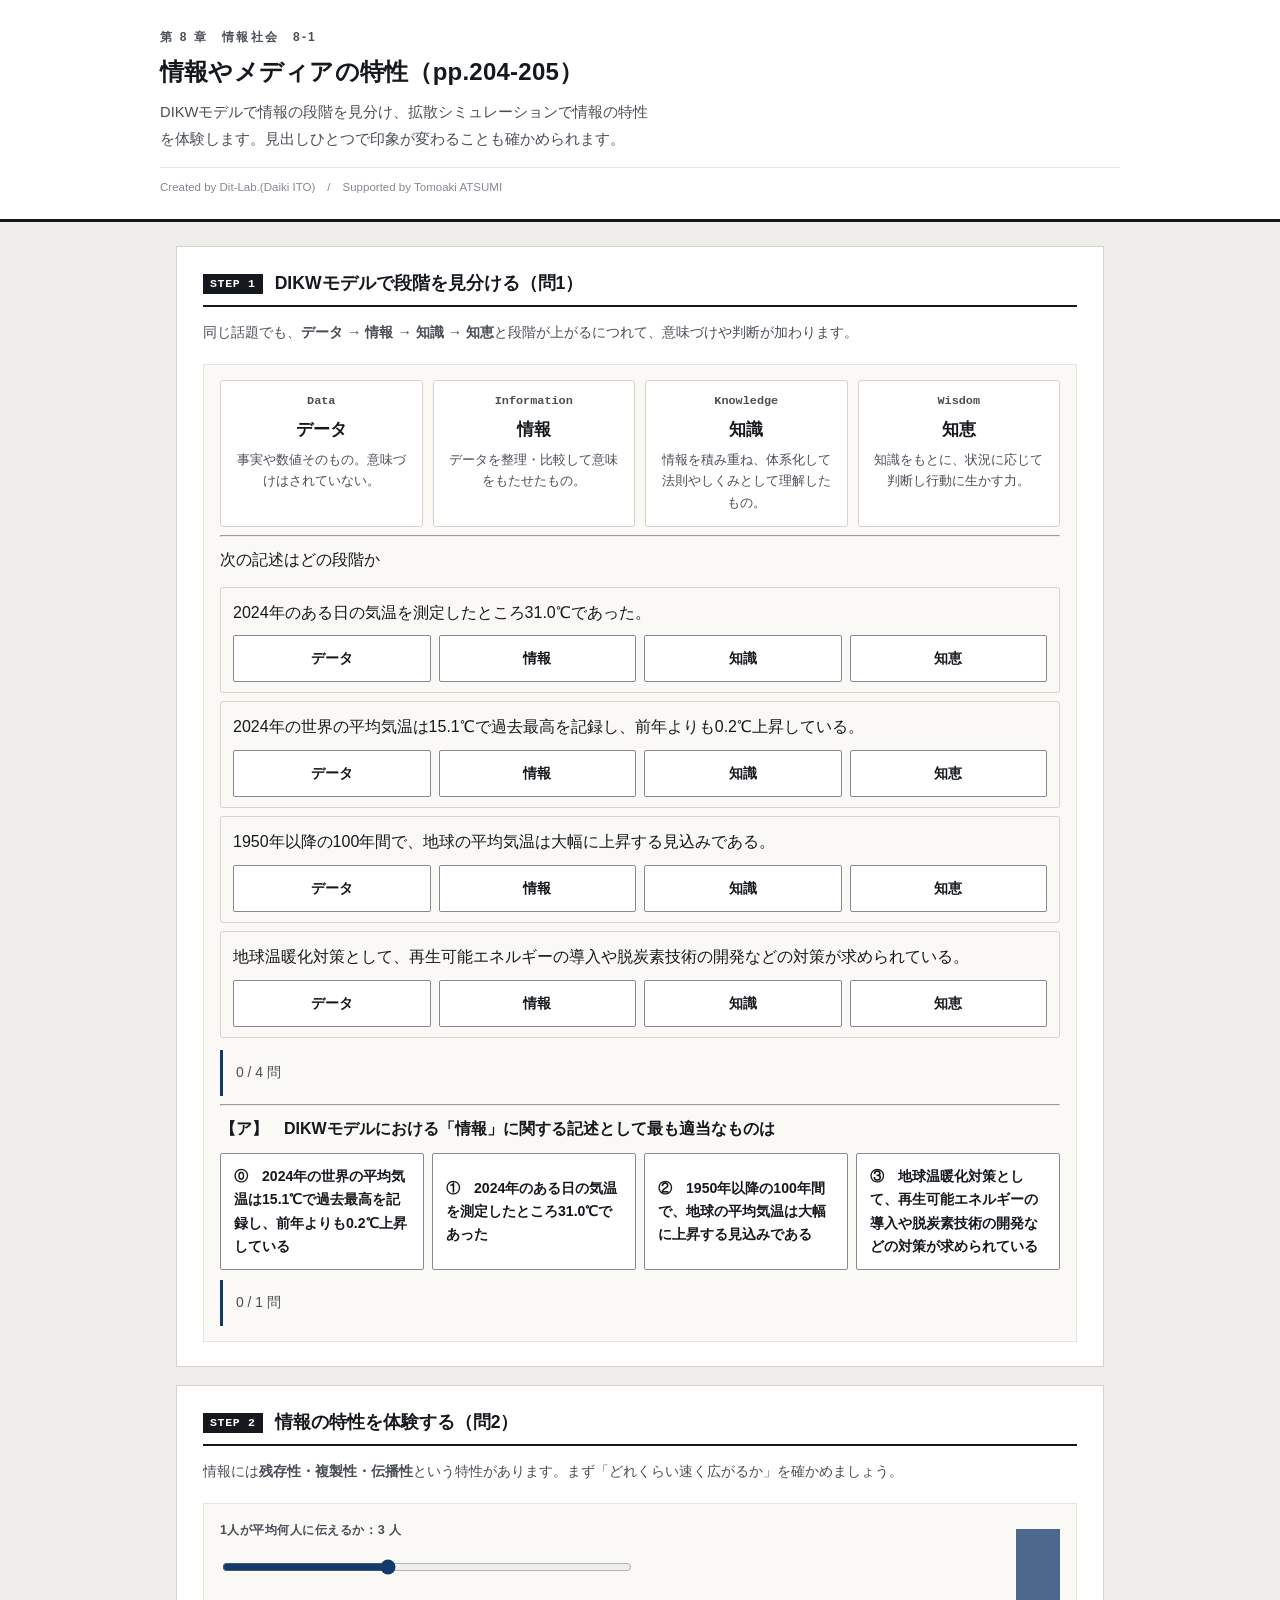
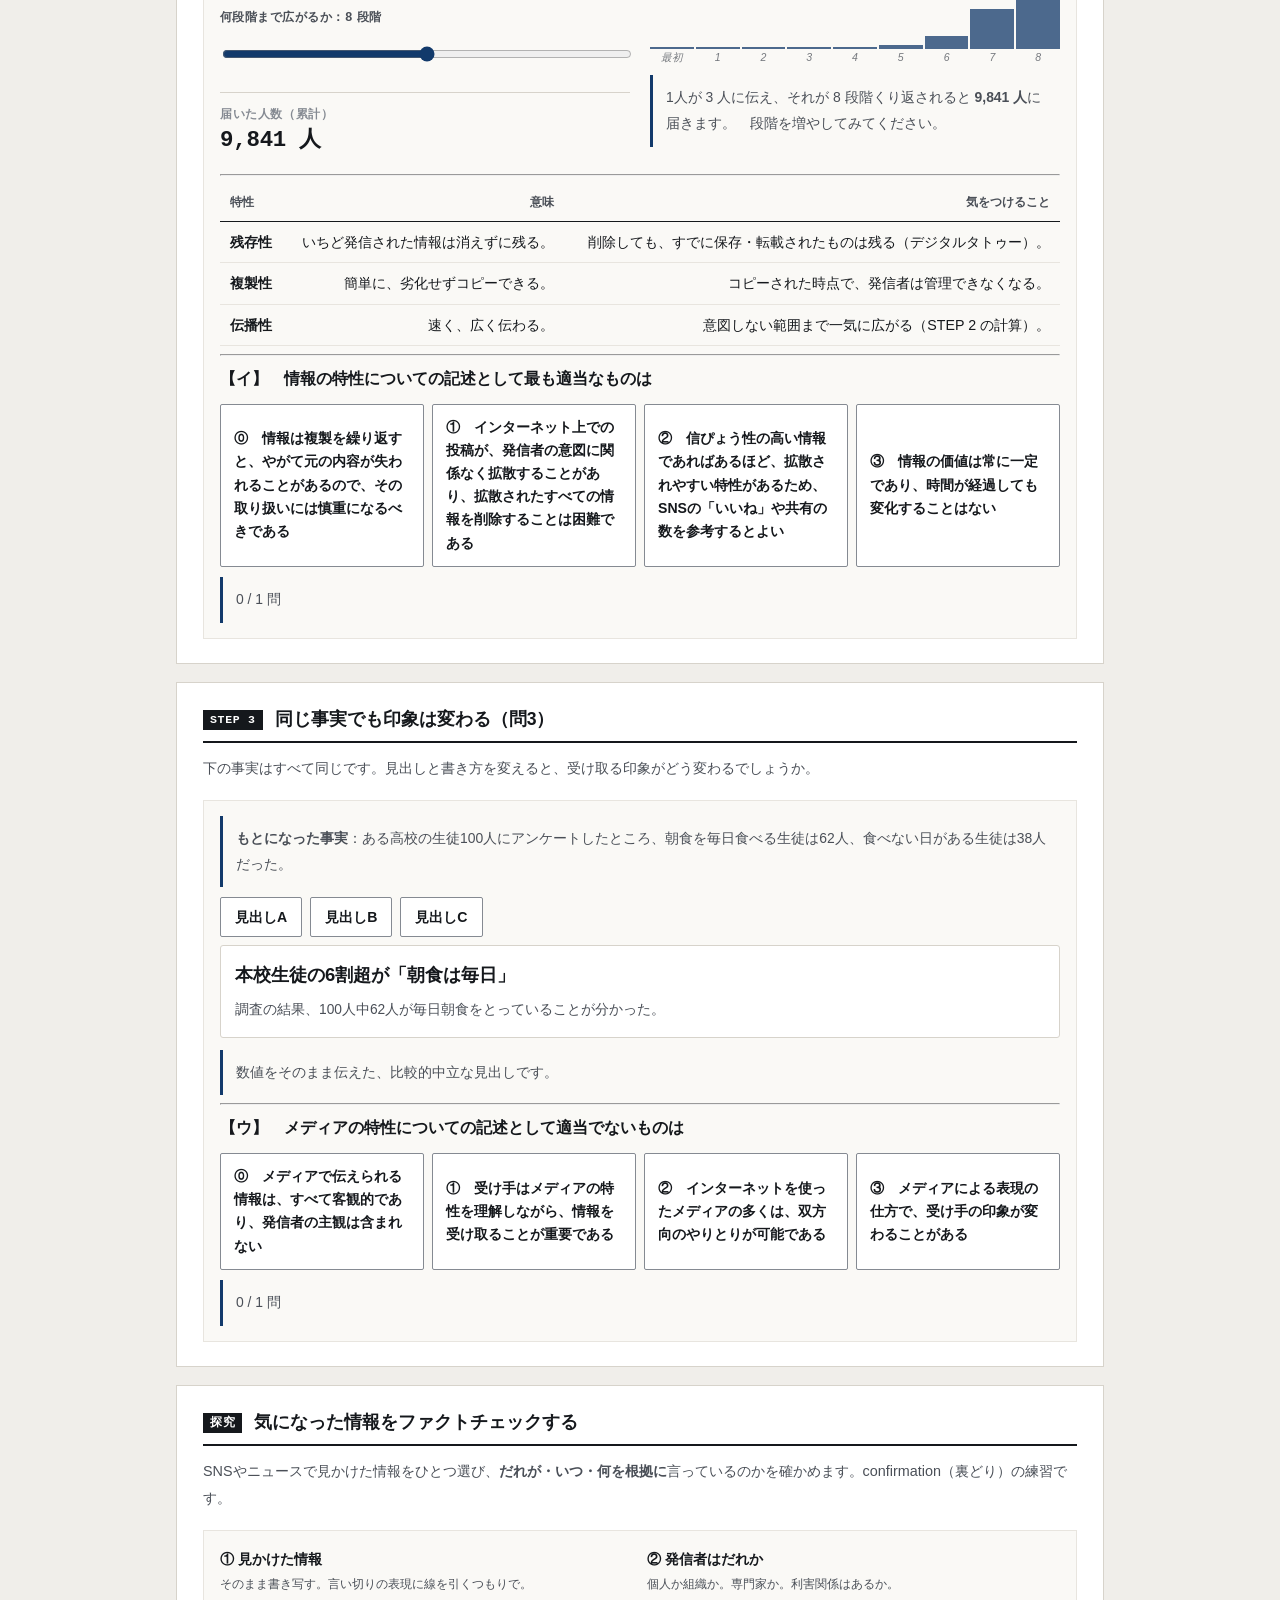
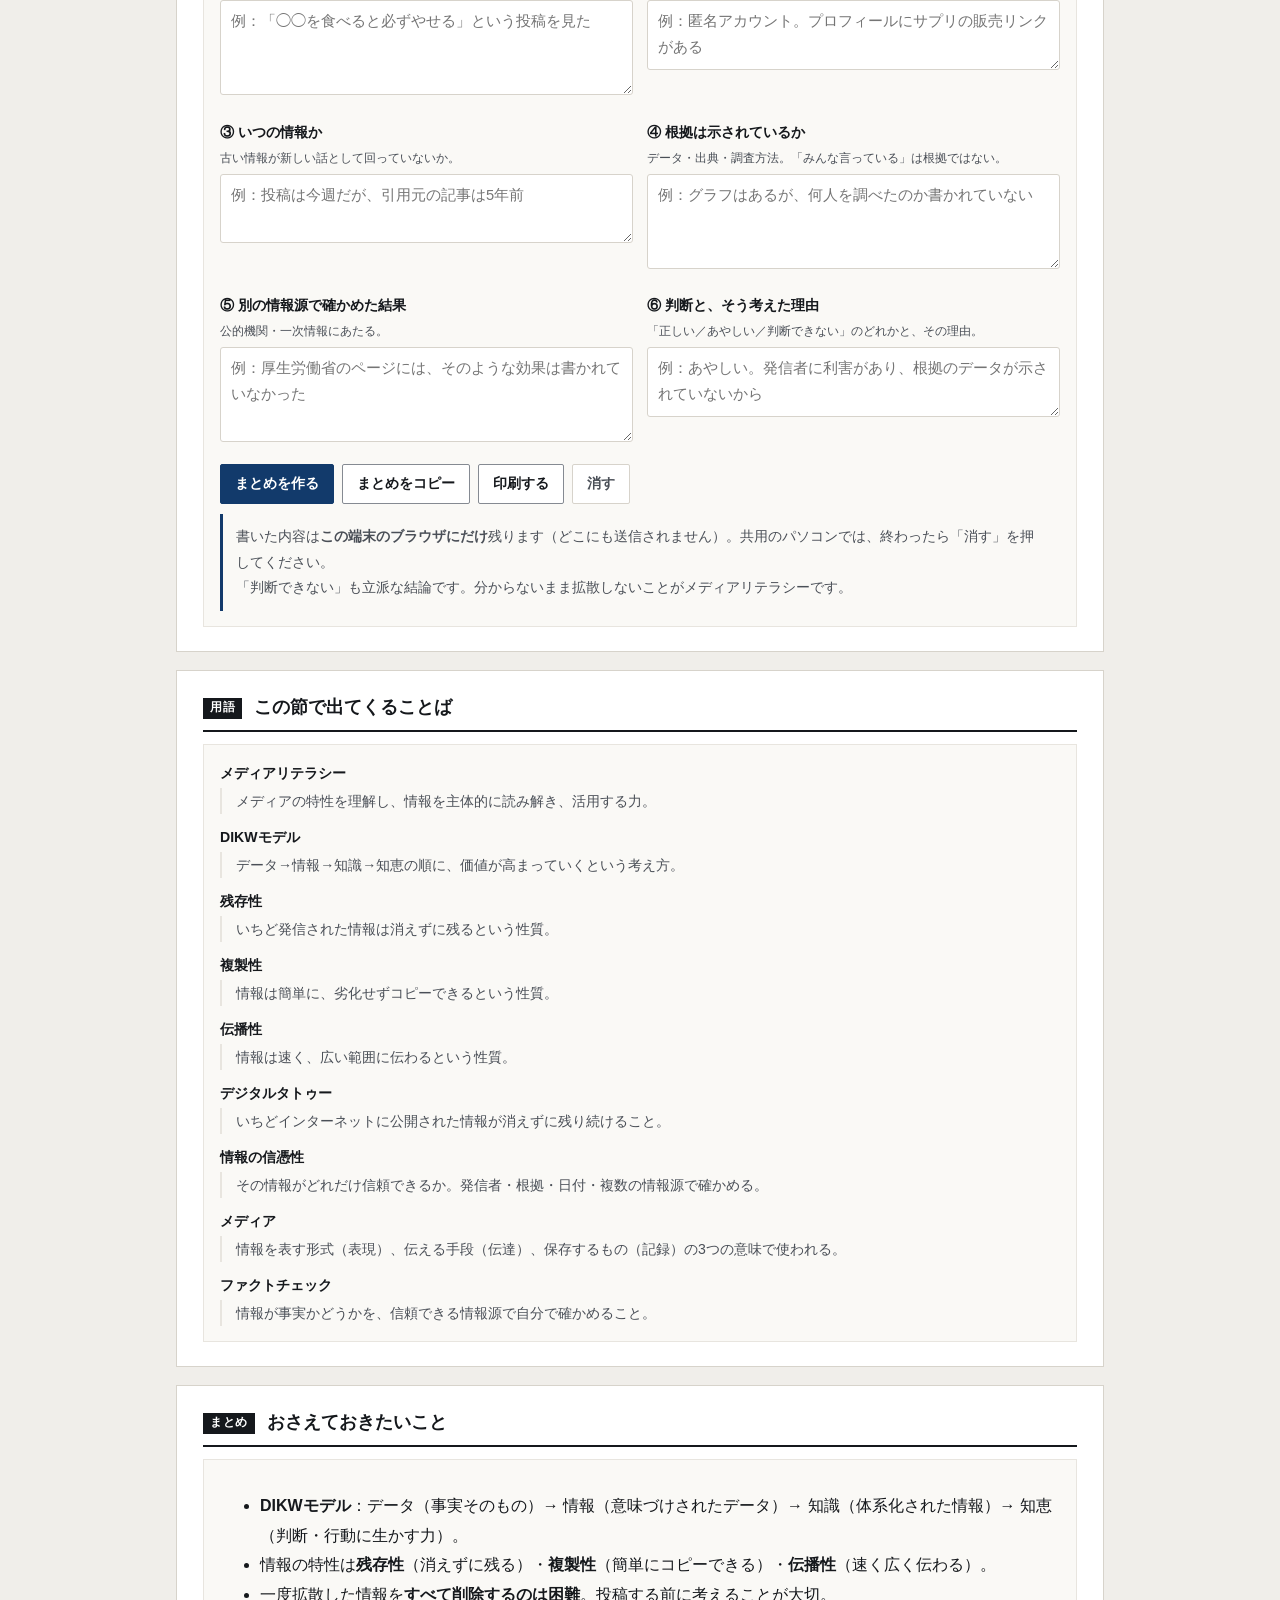
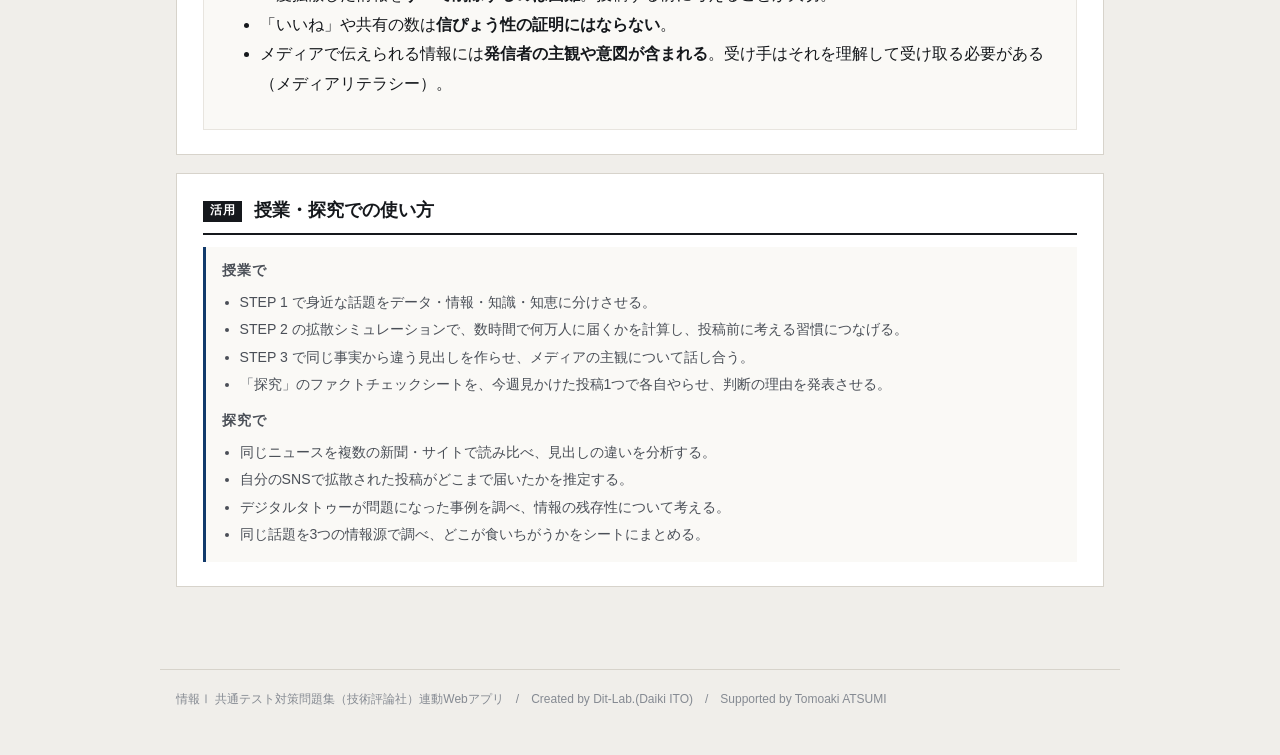
<file: index.html>
<!DOCTYPE html>
<html lang="ja">
<head>
<meta charset="UTF-8">
<meta name="viewport" content="width=device-width, initial-scale=1.0">
<title>情報やメディアの特性｜情報Ⅰ共通テスト対策問題集</title>
<meta name="description" content="DIKWモデルで情報の段階を見分け、拡散シミュレーションで情報の特性を体験します。見出しひとつで印象が変わることも確かめられます。">
<link rel="icon" href="data:image/svg+xml,%3Csvg xmlns=%22http://www.w3.org/2000/svg%22 viewBox=%220 0 32 32%22%3E%3Crect width=%2232%22 height=%2232%22 fill=%22%2315181c%22/%3E%3Ctext x=%2216%22 y=%2222%22 font-size=%2218%22 font-family=%22monospace%22 fill=%22%23fff%22 text-anchor=%22middle%22%3E01%3C/text%3E%3C/svg%3E">
<link rel="stylesheet" href="css/style.css?v=88681cd4">
<link rel="stylesheet" href="css/app.css?v=4ce04cbc">
</head>
<body>

<header class="app-header">
  <div class="inner">
    <span class="eyebrow">第 8 章　情報社会　8-1</span>
    <h1>情報やメディアの特性（pp.204-205）</h1>
    <p class="lead">DIKWモデルで情報の段階を見分け、拡散シミュレーションで情報の特性を体験します。見出しひとつで印象が変わることも確かめられます。</p>
    <p class="credit">Created by Dit-Lab.(Daiki ITO)　/　Supported by Tomoaki ATSUMI</p>
  </div>
</header>

<main class="wrap">
  <section class="step" id="step1">
    <h2><span class="no">STEP 1</span>DIKWモデルで段階を見分ける（問1）</h2>
    <p class="desc">同じ話題でも、<strong>データ → 情報 → 知識 → 知恵</strong>と段階が上がるにつれて、意味づけや判断が加わります。</p>
    <div class="panel">
      <div class="dikw" id="dikwBox"></div>
      <hr class="sep">
      <p class="qhead">次の記述はどの段階か</p>
      <div id="sortBox"></div>
      <div class="note" id="sortNote" style="margin-top:12px"></div>
      <hr class="sep">
      <div id="q1Box"></div>
      <div class="note" id="q1Note" style="margin-top:10px"></div>
    </div>
  </section>

  <section class="step" id="step2">
    <h2><span class="no">STEP 2</span>情報の特性を体験する（問2）</h2>
    <p class="desc">情報には<strong>残存性・複製性・伝播性</strong>という特性があります。まず「どれくらい速く広がるか」を確かめましょう。</p>
    <div class="panel">
      <div class="grid c2">
        <div>
          <label class="fld" for="shareN">1人が平均何人に伝えるか：<span class="mono" id="shareNV">3</span> 人</label>
          <input type="range" id="shareN" min="1" max="6" step="1" value="3">
          <label class="fld" for="steps" style="margin-top:12px">何段階まで広がるか：<span class="mono" id="stepsV">8</span> 段階</label>
          <input type="range" id="steps" min="2" max="14" step="1" value="8">
          <div class="metrics" style="margin-top:12px">
            <div class="metric"><div class="k">届いた人数（累計）</div><div class="v" id="reachV" style="font-size:1.4rem">—</div></div>
          </div>
        </div>
        <div>
          <div class="spreadbar" id="spreadBox"></div>
          <div class="note" id="spreadNote" style="margin-top:26px"></div>
        </div>
      </div>
      <hr class="sep">
      <div class="tbl-scroll"><table class="tbl" id="charTable"></table></div>
      <hr class="sep">
      <div id="q2Box"></div>
      <div class="note" id="q2Note" style="margin-top:10px"></div>
    </div>
  </section>

  <section class="step" id="step3">
    <h2><span class="no">STEP 3</span>同じ事実でも印象は変わる（問3）</h2>
    <p class="desc">下の事実はすべて同じです。見出しと書き方を変えると、受け取る印象がどう変わるでしょうか。</p>
    <div class="panel">
      <div class="note info" style="margin-bottom:10px">
        <strong>もとになった事実</strong>：ある高校の生徒100人にアンケートしたところ、朝食を毎日食べる生徒は62人、食べない日がある生徒は38人だった。
      </div>
      <div class="btn-row" style="flex-wrap:wrap">
        <button class="btn" data-h="0">見出しA</button>
        <button class="btn" data-h="1">見出しB</button>
        <button class="btn" data-h="2">見出しC</button>
      </div>
      <div id="headBox"></div>
      <div class="note" id="headNote" style="margin-top:12px"></div>
      <hr class="sep">
      <div id="q3Box"></div>
      <div class="note" id="q3Note" style="margin-top:10px"></div>
    </div>
  </section>

  <section class="step wsprint" id="wsSec">
    <h2><span class="no">探究</span>気になった情報をファクトチェックする</h2>
    <p class="desc">SNSやニュースで見かけた情報をひとつ選び、<strong>だれが・いつ・何を根拠に</strong>言っているのかを確かめます。confirmation（裏どり）の練習です。</p>
    <div class="panel"><div id="wsBox"></div></div>
  </section>

  <section class="step" id="glossary">
    <h2><span class="no">用語</span>この節で出てくることば</h2>
    <div class="panel"><div id="glossBox"></div></div>
  </section>

  <section class="step" id="wrap">
    <h2><span class="no">まとめ</span>おさえておきたいこと</h2>
    <div class="panel">
      <ul class="bullets">
        <li><strong>DIKWモデル</strong>：データ（事実そのもの）→ 情報（意味づけされたデータ）→ 知識（体系化された情報）→ 知恵（判断・行動に生かす力）。</li>
        <li>情報の特性は<strong>残存性</strong>（消えずに残る）・<strong>複製性</strong>（簡単にコピーできる）・<strong>伝播性</strong>（速く広く伝わる）。</li>
        <li>一度拡散した情報を<strong>すべて削除するのは困難</strong>。投稿する前に考えることが大切。</li>
        <li>「いいね」や共有の数は<strong>信ぴょう性の証明にはならない</strong>。</li>
        <li>メディアで伝えられる情報には<strong>発信者の主観や意図が含まれる</strong>。受け手はそれを理解して受け取る必要がある（メディアリテラシー）。</li>
      </ul>
    </div>
  </section>

  <section class="step">
    <h2><span class="no">活用</span>授業・探究での使い方</h2>
    <div class="use-note">
      <h3>授業で</h3>
      <ul>
        <li>STEP 1 で身近な話題をデータ・情報・知識・知恵に分けさせる。</li>
        <li>STEP 2 の拡散シミュレーションで、数時間で何万人に届くかを計算し、投稿前に考える習慣につなげる。</li>
        <li>STEP 3 で同じ事実から違う見出しを作らせ、メディアの主観について話し合う。</li>
        <li>「探究」のファクトチェックシートを、今週見かけた投稿1つで各自やらせ、判断の理由を発表させる。</li>
      </ul>
      <h3 style="margin-top:12px">探究で</h3>
      <ul>
        <li>同じニュースを複数の新聞・サイトで読み比べ、見出しの違いを分析する。</li>
        <li>自分のSNSで拡散された投稿がどこまで届いたかを推定する。</li>
        <li>デジタルタトゥーが問題になった事例を調べ、情報の残存性について考える。</li>
        <li>同じ話題を3つの情報源で調べ、どこが食いちがうかをシートにまとめる。</li>
      </ul>
    </div>
  </section>

</main>

<footer class="app-footer">
  情報Ⅰ 共通テスト対策問題集（技術評論社）連動Webアプリ　/　Created by Dit-Lab.(Daiki ITO)　/　Supported by Tomoaki ATSUMI
</footer>

<script src="js/terms.js?v=9cd8fe3a"></script>
<script src="js/quiz.js?v=13402362"></script>
<script src="js/worksheet.js?v=b6f4e4b3"></script>
<script src="js/app.js?v=f4bf78d2"></script>
</body>
</html>
</file>
<file: css/style.css>
/* =========================================================
   情報Ⅰ 共通テスト対策問題集 — Web アプリ共通スタイル
   紙面（参考書）に寄せた設計。装飾色は使わず、色は意味を持つときだけ。
   ========================================================= */

:root{
  --paper:#ffffff;
  --paper-2:#faf9f6;      /* うすい紙 */
  --bg:#f0eeea;           /* 台紙 */
  --ink:#15181c;
  --ink-2:#4a4f57;
  --ink-3:#858a92;
  --rule:#d7d3cb;
  /* 旧名のまま書かれているアプリ用の別名（未定義だと枠線や文字色が消えるため） */
  --line: var(--rule);
  --muted: var(--ink-2);
  --sans: var(--font);         /* 罫線 */
  --rule-2:#e8e5df;
  --accent:#123a6b;       /* 濃紺。主要操作と現在地だけに使う */
  --accent-w:#e9eef6;
  --zero:#c0392b;         /* 左＝0 */
  --one:#1d4ed8;          /* 右＝1 */
  --ok:#1f7a3d;   --ok-bg:#eef6f0;
  --ng:#b3261e;   --ng-bg:#fbefee;
  --warn:#8a5a00; --warn-bg:#fbf5e8;
  --font:"Hiragino Kaku Gothic ProN","Hiragino Sans","Yu Gothic Medium","Yu Gothic",
         "Noto Sans JP",Meiryo,-apple-system,BlinkMacSystemFont,sans-serif;
  --mono:"SFMono-Regular",Menlo,Consolas,"Courier New",monospace;
}

*{box-sizing:border-box}
[hidden]{display:none !important}
html{-webkit-text-size-adjust:100%}
body{
  margin:0; background:var(--bg); color:var(--ink);
  font-family:var(--font); font-size:16px; line-height:1.85;
  font-feature-settings:"palt" 1;
}
h1,h2,h3,h4{line-height:1.45; margin:0; font-weight:700}
p{margin:0 0 .75em} p:last-child{margin-bottom:0}
a{color:var(--accent)}

/* ---------- 標題 ---------- */
.app-header{background:var(--paper); border-bottom:3px solid var(--ink); padding:26px 20px 20px}
.app-header .inner{max-width:960px; margin:0 auto}
.app-header .eyebrow{
  font-size:.75rem; font-weight:700; color:var(--ink-2); letter-spacing:.18em;
  display:block; margin-bottom:7px;
}
.app-header h1{font-size:1.5rem; letter-spacing:.01em}
.app-header .lead{font-size:.92rem; color:var(--ink-2); margin-top:9px; max-width:60ch}
.app-header .credit{
  font-size:.72rem; color:var(--ink-3); margin-top:14px;
  padding-top:9px; border-top:1px solid var(--rule-2);
}

/* ---------- 版面 ---------- */
.wrap{max-width:960px; margin:0 auto; padding:24px 16px 64px}
.step{background:var(--paper); border:1px solid var(--rule); padding:24px 26px; margin-bottom:18px}
.step > h2{
  display:flex; align-items:baseline; gap:12px; font-size:1.1rem;
  padding-bottom:9px; border-bottom:2px solid var(--ink); margin-bottom:12px;
}
.step > h2 .no{
  flex:none; font-family:var(--mono); font-size:.72rem; font-weight:700;
  background:var(--ink); color:var(--paper); padding:2px 7px; letter-spacing:.06em;
  position:relative; top:-2px;
}
.step > .desc{color:var(--ink-2); font-size:.9rem; margin-bottom:18px}
.step[hidden]{display:none}

.grid{display:grid; gap:20px}
.grid > *{min-width:0}          /* 子の中身で列が広がるのを防ぐ */
@media(min-width:800px){ .grid.c2{grid-template-columns:1fr 1fr} }
@media(min-width:800px){ .grid.c21{grid-template-columns:1.45fr 1fr} }

.panel{border:1px solid var(--rule-2); background:var(--paper-2); padding:15px 16px; min-width:0}
.panel > h3{
  font-size:.8rem; font-weight:700; color:var(--ink-2); letter-spacing:.08em;
  margin-bottom:12px; padding-bottom:6px; border-bottom:1px solid var(--rule);
}

/* ---------- 部品 ---------- */
.btn{
  appearance:none; border:1px solid var(--ink-3); background:var(--paper); color:var(--ink);
  font-family:inherit; font-size:.88rem; font-weight:700; padding:8px 14px;
  border-radius:2px; cursor:pointer; min-height:40px; line-height:1.4;
  transition:background .12s, border-color .12s, color .12s;
}
.btn:hover:not(:disabled){background:var(--accent-w); border-color:var(--accent); color:var(--accent)}
.btn:disabled{opacity:.35; cursor:not-allowed}
.btn.primary{background:var(--accent); color:var(--paper); border-color:var(--accent)}
.btn.primary:hover:not(:disabled){background:#0d2c53; color:var(--paper)}
.btn.ghost{border-color:var(--rule); color:var(--ink-2)}
.btn.sm{font-size:.8rem; padding:5px 10px; min-height:34px}
.btn-row{display:flex; flex-wrap:wrap; gap:8px; align-items:center}

/* タブ（見出し下線式） */
.seg{display:flex; gap:0; border-bottom:1px solid var(--rule)}
.seg button{
  appearance:none; border:0; background:transparent; font-family:inherit; font-size:.88rem;
  font-weight:700; color:var(--ink-3); padding:9px 4px; margin-right:26px; cursor:pointer;
  border-bottom:3px solid transparent; margin-bottom:-1px; min-height:40px;
}
.seg button:hover{color:var(--ink-2)}
.seg button[aria-pressed="true"]{color:var(--ink); border-bottom-color:var(--accent)}

label.fld{display:block; font-size:.78rem; font-weight:700; color:var(--ink-2); margin-bottom:5px; letter-spacing:.04em}
input[type=text], textarea, input[type=number]{
  width:100%; font-family:inherit; font-size:1rem; color:var(--ink);
  border:1px solid var(--ink-3); border-radius:2px; padding:9px 11px;
  background:var(--paper); min-height:42px;
}
input:focus, textarea:focus{outline:2px solid var(--accent); outline-offset:-1px; border-color:var(--accent)}
.btn:focus-visible, .seg button:focus-visible, .node-card:focus-visible{outline:2px solid var(--accent); outline-offset:2px}
textarea{resize:vertical; line-height:1.7}
.mono{font-family:var(--mono)}

table.tbl{width:100%; border-collapse:collapse; font-size:.89rem}
table.tbl th, table.tbl td{border-bottom:1px solid var(--rule-2); padding:7px 10px; text-align:right}
table.tbl th:first-child, table.tbl td:first-child{text-align:left}
table.tbl thead th{border-bottom:1.5px solid var(--ink); font-size:.76rem; color:var(--ink-2); font-weight:700; white-space:nowrap}
.tbl-scroll{overflow-x:auto; -webkit-overflow-scrolling:touch; max-width:100%}

.note{padding:10px 13px; font-size:.87rem; border-left:3px solid var(--ink-3); background:var(--paper-2); overflow-wrap:break-word; word-break:break-word}
.note.ok{background:var(--ok-bg); border-left-color:var(--ok); color:#123f22}
.note.ng{background:var(--ng-bg); border-left-color:var(--ng); color:#6d1a15}
.note.info{background:var(--paper-2); border-left-color:var(--accent); color:var(--ink-2)}
.note.warn{background:var(--warn-bg); border-left-color:var(--warn); color:#5c3d00}
.note[hidden]{display:none}

.badge{
  display:inline-block; font-size:.72rem; font-weight:700; padding:1px 7px;
  border:1px solid var(--rule); color:var(--ink-2); background:var(--paper); letter-spacing:.04em;
}

/* 数値は罫線で仕切るだけ。カードにしない */
.metrics{display:flex; flex-wrap:wrap; gap:0; border-top:1px solid var(--rule)}
.metric{flex:1 1 130px; padding:11px 14px 11px 0; border-right:1px solid var(--rule-2)}
.metric:last-child{border-right:0}
.metric .k{font-size:.74rem; color:var(--ink-3); font-weight:700; letter-spacing:.05em}
.metric .v{font-size:1.6rem; font-weight:700; line-height:1.3; font-family:var(--mono); letter-spacing:-.01em}
.metric .s{font-size:.76rem; color:var(--ink-2)}

.bit0{color:var(--zero); font-weight:700}
.bit1{color:var(--one); font-weight:700}

.app-footer{
  max-width:960px; margin:0 auto; padding:18px 16px 44px; color:var(--ink-3);
  font-size:.75rem; border-top:1px solid var(--rule);
}
.sr-only{position:absolute;width:1px;height:1px;overflow:hidden;clip:rect(0 0 0 0);white-space:nowrap}

@media(max-width:640px){
  body{font-size:15px}
  .app-header{padding:20px 16px 16px}
  .app-header h1{font-size:1.16rem}
  .wrap{padding:16px 12px 52px}
  .step{padding:18px 15px}
  .seg button{margin-right:18px; font-size:.84rem}
  .metric{flex-basis:50%; border-right:0}
}
@media (prefers-reduced-motion:reduce){ *{animation:none!important; transition:none!important} }

/* ---------- 自分のデータ・共有・印刷 ---------- */
.toolbar{display:flex; flex-wrap:wrap; gap:8px; align-items:center; margin-top:12px;
  padding-top:12px; border-top:1px solid var(--rule-2)}
.toolbar .hint{font-size:.78rem; color:var(--ink-3)}
.paste-area{width:100%; min-height:110px; font-family:var(--mono); font-size:.86rem}
.use-note{background:var(--paper-2); border-left:3px solid var(--accent); padding:14px 16px; font-size:.88rem}
.use-note h3{font-size:.86rem; letter-spacing:.06em; margin-bottom:8px; color:var(--ink-2)}
.use-note ol, .use-note ul{margin:0; padding-left:1.25em; line-height:1.95; color:var(--ink-2)}

@media print{
  body{background:#fff}
  .app-header{border-bottom:2px solid #000}
  .step{border:1px solid #bbb; break-inside:avoid; page-break-inside:avoid; margin-bottom:12px}
  .btn, .seg, .toolbar, input[type=range]{display:none !important}
  .note{border-left-width:2px}
  a[href]:after{content:""}
}

/* ---------- 入力グリッド ---------- */
.dg-scroll{overflow:auto; -webkit-overflow-scrolling:touch; border:1px solid var(--rule); background:var(--paper); max-height:420px}
table.dg{border-collapse:collapse; font-family:var(--mono); font-size:.9rem; min-width:100%}
table.dg th, table.dg td{border:1px solid var(--rule-2); padding:0}
table.dg thead th{background:var(--paper-2); position:sticky; top:0; z-index:2}
table.dg .dg-n{background:var(--paper-2); color:var(--ink-3); font-size:.76rem; font-weight:400;
  text-align:center; min-width:34px; padding:0 4px; position:sticky; left:0; z-index:1}
table.dg .dg-corner{background:var(--paper-2); min-width:34px; position:sticky; left:0; z-index:3}
table.dg .dg-act{background:var(--paper-2); width:34px}
.dg-h, .dg-c{width:100%; min-width:96px; border:0; background:transparent; font-family:inherit;
  font-size:.9rem; padding:8px 9px; color:var(--ink); min-height:38px}
.dg-h{font-weight:700; font-family:var(--font); font-size:.82rem; color:var(--ink-2)}
.dg-c.num{text-align:right}
.dg-c:focus, .dg-h:focus{outline:2px solid var(--accent); outline-offset:-2px; background:var(--accent-w)}
.dg-del{border:0; background:transparent; color:var(--ink-3); cursor:pointer; width:32px; height:34px; font-size:1rem}
.dg-del:hover{color:var(--ng)}
.dg-tools{display:flex; flex-wrap:wrap; gap:8px; align-items:center; margin-top:10px}
.dg-hint{font-size:.76rem; color:var(--ink-3)}

/* ---------- ファイル読み込み ---------- */
.filebox{display:flex; flex-wrap:wrap; gap:10px; align-items:center; padding:12px;
  border:1px dashed var(--rule); background:var(--paper-2)}
.filebox input[type=file]{font-size:.85rem; font-family:inherit; max-width:100%}
.filebox .sel{max-width:220px}
.filelabel{display:inline-flex; align-items:center; gap:6px; font-size:.85rem; font-weight:700;
  border:1px solid var(--ink-3); background:var(--paper); padding:8px 14px; border-radius:2px; cursor:pointer; min-height:40px}
.filelabel:hover{border-color:var(--accent); color:var(--accent); background:var(--accent-w)}
.filelabel input{display:none}

/* ---------- 用語解説 ---------- */
.term{position:relative; border-bottom:1.5px dotted var(--accent); cursor:help; color:var(--accent); font-weight:700}
.term .term-pop{display:none; position:absolute; left:0; top:1.7em; z-index:50; width:min(300px,78vw);
  background:var(--paper); border:1px solid var(--ink-3); box-shadow:0 6px 20px rgba(0,0,0,.14);
  padding:10px 12px; font-size:.82rem; font-weight:400; color:var(--ink-2); line-height:1.75;
  border-left:3px solid var(--accent); cursor:auto; text-align:left}
.term .term-pop b{display:block; color:var(--ink); font-size:.86rem; margin-bottom:3px}
.term.open .term-pop{display:block}
dl.gloss{margin:0; font-size:.88rem}
dl.gloss dt{font-weight:700; color:var(--ink); margin-top:10px}
dl.gloss dt:first-child{margin-top:0}
dl.gloss dd{margin:2px 0 0; color:var(--ink-2); line-height:1.85; padding-left:1em; border-left:2px solid var(--rule-2)}
@media print{ .term{border-bottom:0; color:inherit} .term .term-pop{display:none !important} }

/* ---------- スマホ・タブレット ---------- */
@media (max-width:1024px){
  /* iOS で入力時に画面が勝手に拡大するのを防ぐ（16px 未満だとズームする） */
  input[type=text], input[type=number], textarea, select, .dg-c, .dg-h{ font-size:16px }
  .dg-c, .dg-h{ min-width:110px }
}
@media (max-width:820px){
  .grid.c2,.grid.c21{grid-template-columns:1fr}
  .dg-scroll{max-height:340px}
  .filebox{flex-direction:column; align-items:stretch}
  .filebox .sel{max-width:100%}
  .term .term-pop{left:auto; right:0; width:min(280px,86vw)}
}
@media (max-width:480px){
  .step > h2{font-size:1rem; flex-wrap:wrap}
  .metrics{gap:0}
  .metric{flex-basis:50%; padding-right:10px}
  .metric .v{font-size:1.3rem}
  .btn{padding:8px 12px}
  .dg-tools{gap:6px}
  .dg-hint{width:100%}
}
/* タッチ操作でのスクロールを滑らかに */
.tbl-scroll, .dg-scroll, .tree-box{ -webkit-overflow-scrolling:touch; overscroll-behavior-x:contain }

/* 幅指定つきの入力欄がスマートフォンではみ出さないようにする */
input[type=text], input[type=number], input[type=search], textarea, select{ max-width:100% }
.btn-row > label{ min-width:0; max-width:100% }
.btn-row > label input, .btn-row > label select{ max-width:100% }

/* 共通：○×判定・並べかえ（quiz.js 用） */
.abcde{border:1px solid var(--rule); border-radius:3px; overflow:hidden}
.abcde > div{border-top:1px solid var(--rule); padding:10px 12px}
.abcde > div:first-child{border-top:0}
.abcde .st{display:flex; gap:10px; align-items:flex-start; flex-wrap:wrap}
.abcde .st .k{font-weight:700; font-family:var(--mono); min-width:1.4em}
.abcde .st .t{flex:1; min-width:12em}
.abcde .jb{display:flex; gap:6px}
.abcde .jb .btn{min-width:3.4em; padding:6px 10px; text-align:center}
.prep{display:grid; grid-template-columns:repeat(auto-fit,minmax(150px,1fr)); gap:10px; margin-top:10px}
.prep .slot{border:1px dashed var(--ink-3); border-radius:3px; padding:10px; min-height:92px; background:var(--paper)}
.prep .slot.filled{border-style:solid}
.prep .slot .tag{font:700 .74rem/1.4 var(--mono); color:var(--accent); display:block; margin-bottom:6px}
.prep .slot .txt{font-size:.86rem; line-height:1.7}
.cards{display:flex; flex-wrap:wrap; gap:8px; margin-top:10px}
.cards .c{border:1px solid var(--ink-3); border-radius:3px; padding:9px 12px; background:var(--paper);
  cursor:pointer; font-size:.88rem; max-width:100%; text-align:left; font-family:inherit; color:var(--ink)}
.cards .c:hover{background:var(--warn-bg)}
.cards .c.used{opacity:.35; pointer-events:none}

/* --- 予想してから実行 --- */
.pmark{display:inline-block; background:var(--accent); color:#fff; font-size:.7rem; font-weight:700;
  letter-spacing:.08em; padding:2px 7px; border-radius:2px; margin-right:8px; vertical-align:2px}
input.pin{font-size:1.05rem; padding:7px 10px; border:1px solid var(--rule); border-radius:3px;
  width:9em; max-width:100%; background:#fff}
.btn-row .unit{color:var(--muted); font-size:.9rem}
.choice4 .btn.on{border-color:var(--accent); box-shadow:inset 0 0 0 1px var(--accent); font-weight:700}
/* 設問文の見出し（flex ではなく通常の段落。.qhead は左右振り分け用なので用途が別） */
.pq{margin:0 0 10px; font-weight:700; line-height:1.85}

/* --- 自分のテーマでやってみる（ワークシート） --- */
.wsheet{display:grid; gap:14px}
@media(min-width:760px){ .wsheet{grid-template-columns:1fr 1fr} }
.wsf{display:block}
.wsf .wsl{display:block; font-weight:700; font-size:.9rem; margin-bottom:3px}
.wsf .wsh{display:block; font-size:.78rem; color:var(--muted); margin-bottom:5px; line-height:1.6}
.wsf textarea{width:100%; max-width:100%; font:inherit; font-size:.92rem; line-height:1.75;
  padding:8px 10px; border:1px solid var(--rule); border-radius:3px; background:#fff; resize:vertical}
.wsf textarea:focus{outline:2px solid var(--accent); outline-offset:-2px}
.wsout{margin-top:14px; border:1px solid var(--ink-3); border-radius:3px; background:#fff; padding:16px 18px}
.wsout h4{margin:0 0 10px; font-size:1rem}
.wsout dl{margin:0}
.wsout dt{font-weight:700; font-size:.84rem; color:var(--accent); margin-top:10px}
.wsout dd{margin:2px 0 0; font-size:.92rem; line-height:1.85; white-space:pre-wrap}
.wsout .wsmsg{margin:10px 0 0; font-size:.86rem; color:var(--muted)}
@media print{
  .app-header, .btn-row, .step:not(.wsprint){ display:none !important }
  .wsout{border:none; padding:0}
}
</file>
<file: css/app.css>
.qhead{display:flex; justify-content:space-between; align-items:center; margin-bottom:12px}
.card-q{border:1px solid var(--rule); background:var(--paper); padding:18px; margin-bottom:14px}
.q-scene{font-size:1rem; font-weight:700; line-height:1.9}
.choice4{display:grid; gap:8px; grid-template-columns:repeat(auto-fit,minmax(160px,1fr))}
.choice4 .btn{text-align:left; line-height:1.65; padding:11px 13px}
.choice4 .btn.correct{background:var(--ok-bg); border-color:var(--ok); color:var(--ok)}
.choice4 .btn.wrong{background:var(--ng-bg); border-color:var(--ng); color:var(--ng)}
.choice4.locked{pointer-events:none}
.sel{width:100%; font-family:inherit; font-size:.95rem; padding:9px 11px; min-height:42px;
  border:1px solid var(--ink-3); border-radius:2px; background:var(--paper); color:var(--ink)}
input[type=range]{width:100%; accent-color:var(--accent); height:34px}
.why{font-size:.85rem; color:var(--ink-2); line-height:1.85}
.eqbox{font-family:var(--mono); font-size:1.02rem; font-weight:700; text-align:center; padding:14px;
  border:1px solid var(--rule); background:var(--paper-2); line-height:1.8}
.blankin{border:1.5px solid var(--accent); background:#fff; padding:6px 8px; text-align:center;
  font-family:var(--mono); min-height:38px; font-size:.95rem; max-width:120px}
.blankin.ok{border-color:var(--ok); background:var(--ok-bg)}
.blankin.ng{border-color:var(--ng); background:var(--ng-bg)}
table.tbl td .blankin{width:100%; max-width:none}

/* --- 8-1 情報やメディアの特性 --- */
.dikw{display:grid;grid-template-columns:repeat(auto-fit,minmax(150px,1fr));gap:10px}
.dikw .l{border:1px solid var(--line);border-radius:3px;padding:12px;background:#fff;text-align:center}
.dikw .l .en{font:700 .74rem/1.4 var(--mono);color:var(--muted)}
.dikw .l .ja{font-weight:700;font-size:1.05rem;margin:4px 0}
.dikw .l .d{font-size:.8rem;color:var(--muted);line-height:1.7}
.dikw .l.on{border-color:var(--accent);border-width:2px;background:var(--warn-bg)}
.spreadbar{display:flex;gap:2px;align-items:flex-end;height:120px;margin-top:10px}
.spreadbar i{flex:1;background:var(--accent);opacity:.75;min-height:2px;position:relative}
.spreadbar i span{position:absolute;bottom:-18px;left:0;right:0;text-align:center;font-size:.66rem;color:var(--muted)}
.headline{border:1px solid var(--line);border-radius:3px;padding:14px;background:#fff;margin-top:8px}
.headline .h{font-size:1.15rem;font-weight:700;line-height:1.6}
.headline .b{font-size:.86rem;color:var(--muted);margin-top:8px;line-height:1.8}
</file>
